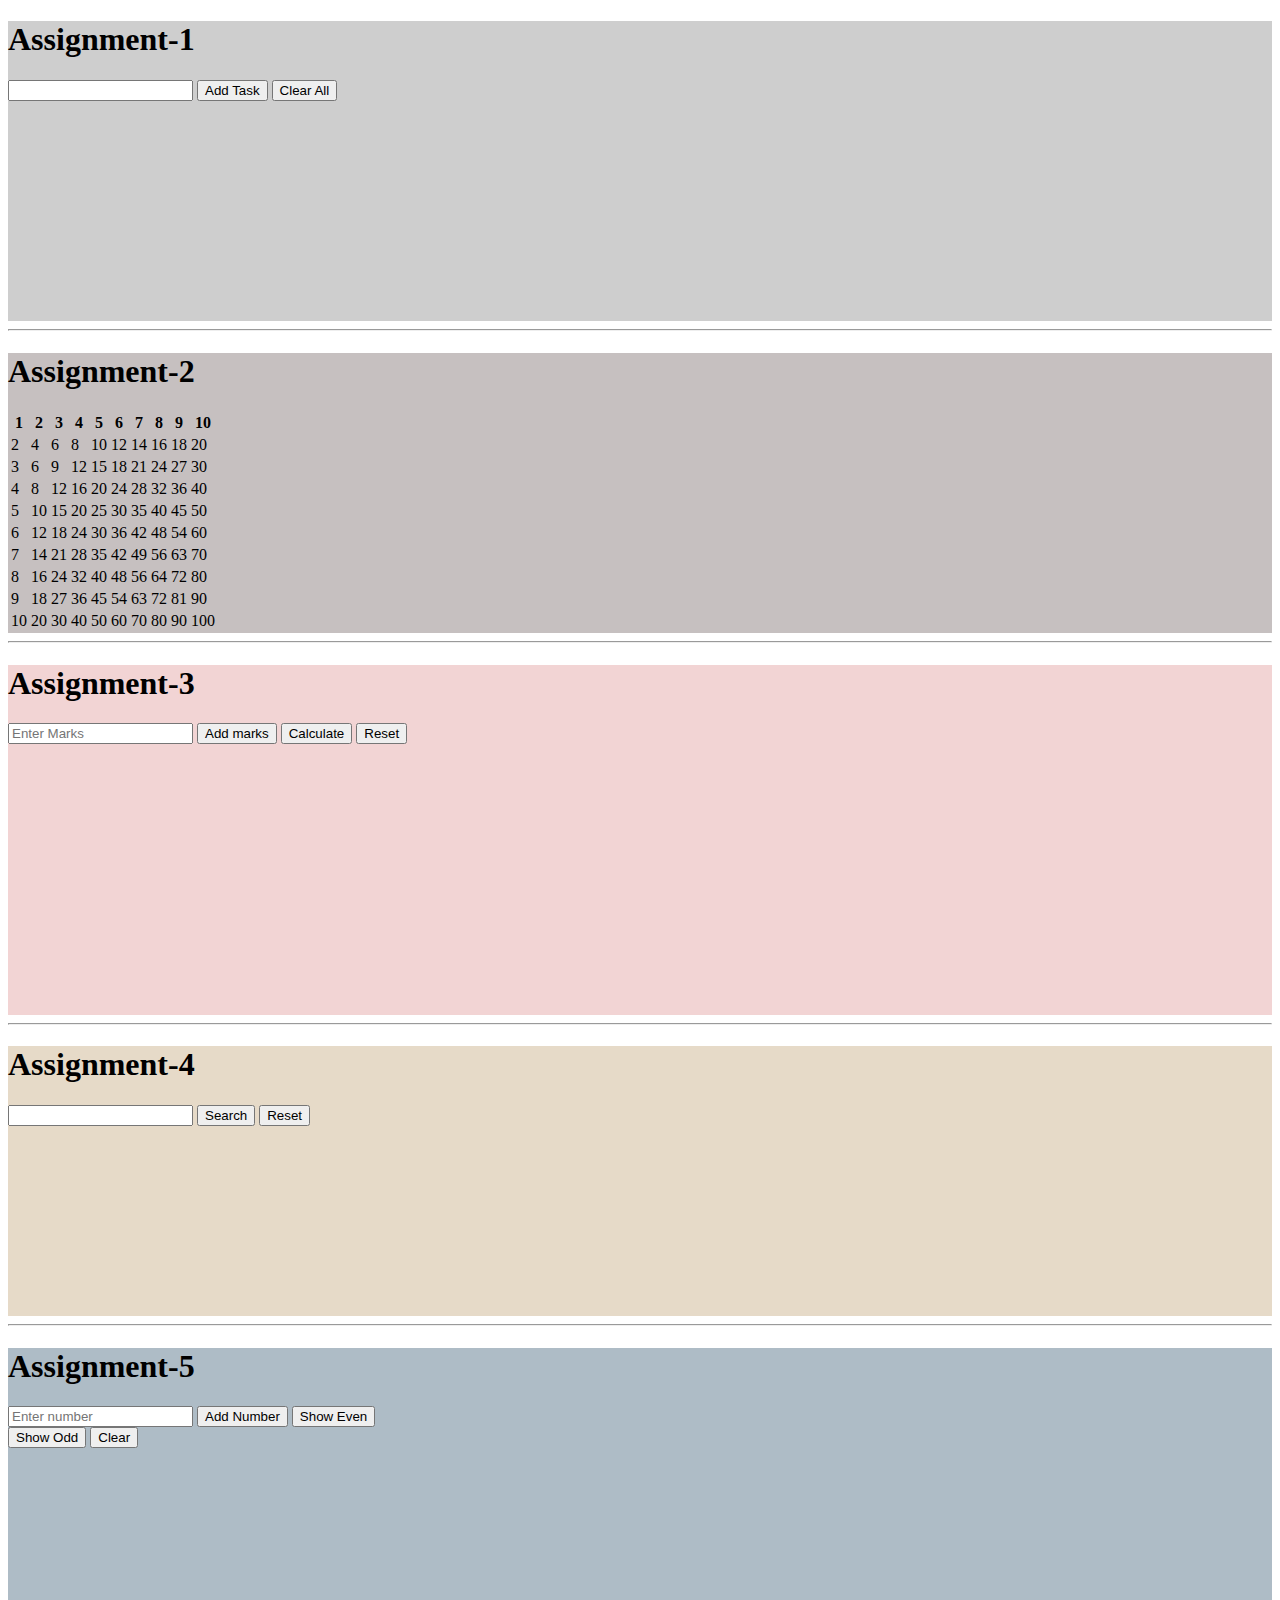
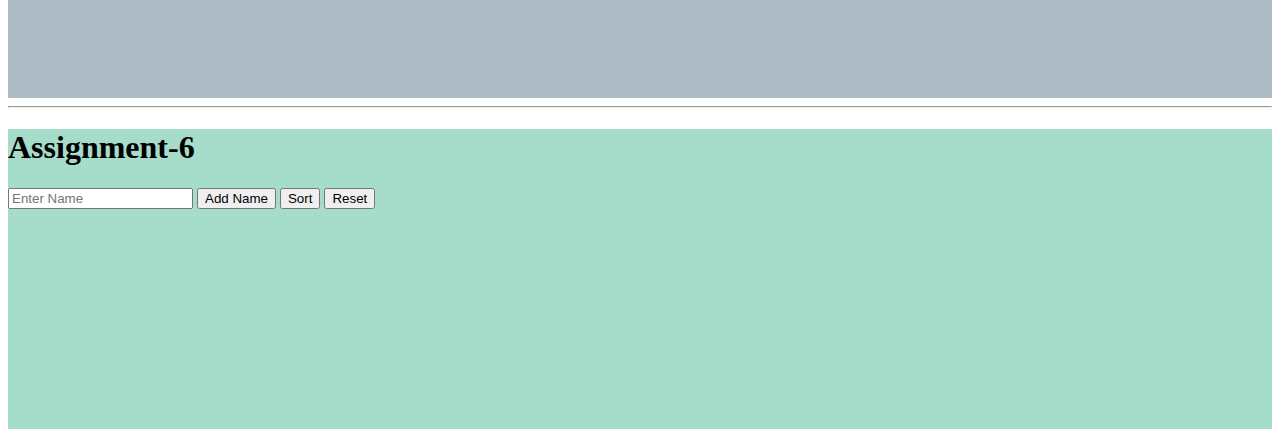
<file: Array/index.html>
<!DOCTYPE html>
<html lang="en">

<head>
    <meta charset="UTF-8">
    <meta name="viewport" content="width=device-width, initial-scale=1.0">
    <title>Array Assignments</title>
    <link rel="stylesheet" href="https://stackpath.bootstrapcdn.com/bootstrap/5.0.0-alpha1/css/bootstrap.min.css"
        integrity="sha384-r4NyP46KrjDleawBgD5tp8Y7UzmLA05oM1iAEQ17CSuDqnUK2+k9luXQOfXJCJ4I" crossorigin="anonymous">

</head>

<body>

    <div class="container mt-2 p-3 w-50" style="background-color: rgb(206, 206, 206); height:300px">
        <h1 class="text-center pt-3">Assignment-1</h1>
        <div class="container w-50">
            <input type="text" id="taskName" class="form-control mb-2 mt-4" />
            <button class="btn btn-primary mt-3 m-2" onclick="addNewTask()">Add Task</button>
            <button onclick="clearAllTasks()" class="btn btn-outline-primary mt-3 m-2">Clear All</button>
            <ul id="tasksShow"></ul>
        </div>
    </div>

    <hr>

    <!-- 2 -->
    <div class="container mt-2 p-3 text-center w-50" style="background-color: rgb(198, 192, 192);">
        <h1>Assignment-2</h1>

        <div class="container w-50 mt-4">
            <table class="table">
                <thead>
                    <tr>
                        <th scope="col">1</th>
                        <th scope="col">2</th>
                        <th scope="col">3</th>
                        <th scope="col">4</th>
                        <th scope="col">5</th>
                        <th scope="col">6</th>
                        <th scope="col">7</th>
                        <th scope="col">8</th>
                        <th scope="col">9</th>
                        <th scope="col">10</th>
                    </tr>
                </thead>
                <tbody id="createRow"></tbody>
            </table>
        </div>
    </div>

    <hr>

    <!-- 3 -->
    <div class="container mt-5 w-50" style="background-color: rgb(242, 212, 212);height:350px">
        <h1 class="text-center pt-3">Assignment-3</h1>
        <div class="container w-50">
            <input type="number" id="addmarks" class="form-control mt-5" placeholder="Enter Marks">
            <button onclick="addmarks()" class="btn btn-primary mt-4 m-1">Add marks</button>
            <button onclick="calculate()" class="btn btn-primary mt-4 m-1">Calculate</button>
            <button onclick="resetMarks()" class="btn btn-outline-primary mt-4 m-1 px-4">Reset</button>
            <div id="show" class="mt-3"></div>
        </div>
    </div>

    <hr>

    <!-- 4 -->
    <div class="container mt-5 w-50" style="background-color: rgb(230, 218, 200); height:270px">
        <h1 class="text-center pt-3">Assignment-4</h1>
        <div class="container w-50">
            <input type="text" id="searchvalue" class="form-control mt-5">
            <button class="btn btn-primary mt-4 px-4" onclick="searchBtn()">Search</button>
            <button onclick="reset()" class="btn btn-outline-primary mt-4 m-1 px-4">Reset</button>
            <div id="search" class="mt-3"></div>
        </div>
    </div>


    <hr>

    <!-- 5 -->
    <div class="container mt-5 w-50" style="background-color: rgb(174, 188, 198); height:350px">
        <h1 class="text-center pt-3">Assignment-5</h1>
        <div class="container w-50">
            <input type="text" id="filternum" class="form-control mt-5" placeholder="Enter number">

            <button class="btn btn-primary mt-4 m-2" onclick="addNum()">Add Number</button>
            <button class="btn btn-primary mt-4 m-2" onclick="showEven()">Show Even</button> <br>
            <button class="btn btn-primary mt-4 m-3" onclick="showOdd()">Show Odd</button>
            <button class="btn btn-outline-primary mt-4 px-4 m-3" onclick="clearAll()">Clear</button>

            <div id="output" class="mt-3"></div>
        </div>
    </div>

    <hr>

    <!-- 6 -->
    <div class="container w-50 mt-5" style="background-color: rgb(165, 220, 202);height:300px">
        <h1 class="text-center pt-3">Assignment-6</h1>
        <div class="container w-50">
            <input type="text" id="sorting" class="form-control mt-5" placeholder="Enter Name">
            <button class="btn btn-primary mt-4 m-2" onClick="addName()">Add Name</button>
            <button class="btn btn-primary mt-4 px-4 m-2" onClick="sortNames()">Sort</button>
            <button class="btn btn-outline-primary mt-4 px-4 m-2" onClick="resetNames()">Reset</button>
            <div id="sortNames"></div>
        </div>
    </div>


    <script src="./script.js"></script>
    <script src="https://cdn.jsdelivr.net/npm/popper.js@1.16.0/dist/umd/popper.min.js"
        integrity="sha384-Q6E9RHvbIyZFJoft+2mJbHaEWldlvI9IOYy5n3zV9zzTtmI3UksdQRVvoxMfooAo"
        crossorigin="anonymous"></script>
    <script src="https://stackpath.bootstrapcdn.com/bootstrap/5.0.0-alpha1/js/bootstrap.min.js"
        integrity="sha384-oesi62hOLfzrys4LxRF63OJCXdXDipiYWBnvTl9Y9/TRlw5xlKIEHpNyvvDShgf/"
        crossorigin="anonymous"></script>
</body>

</html>
</file>
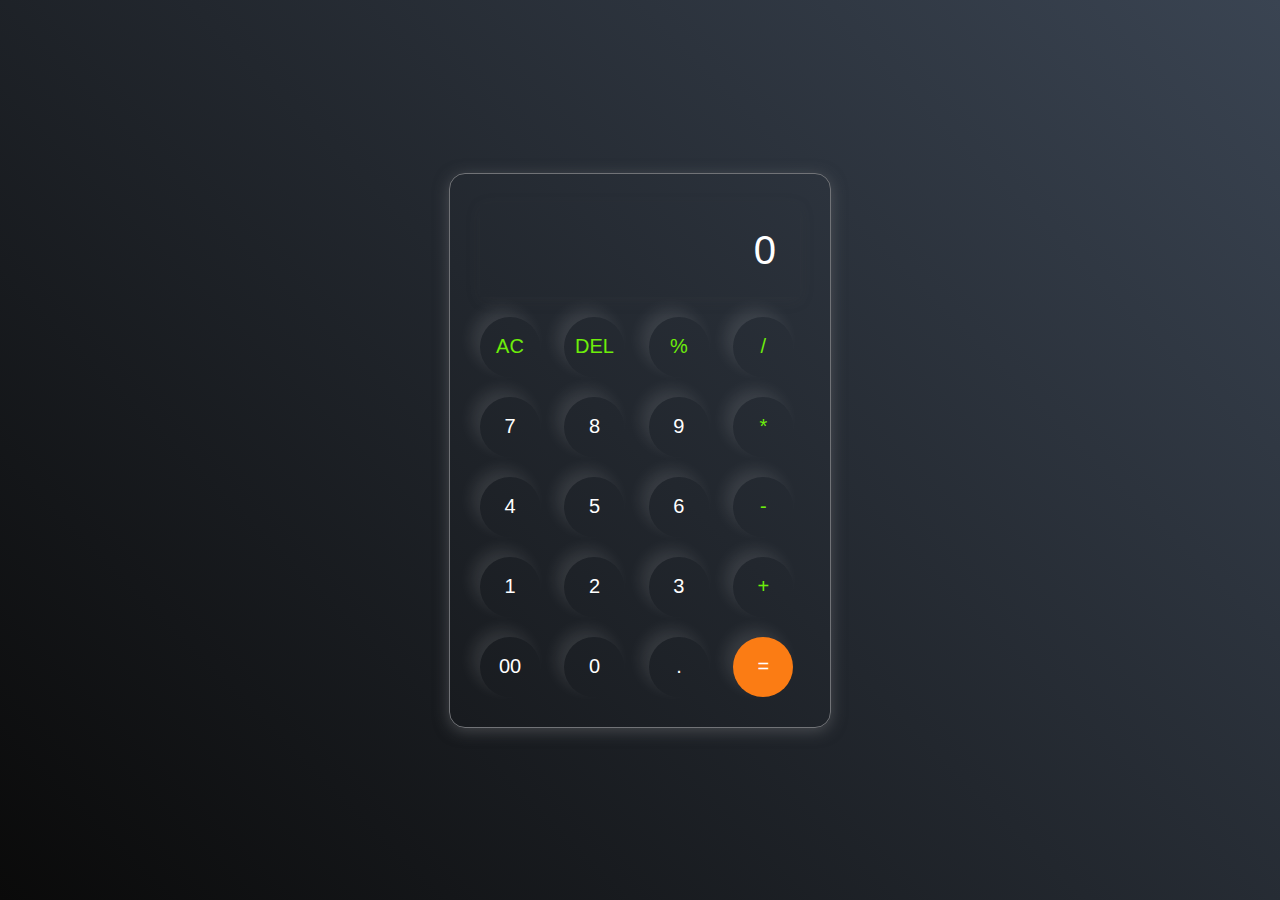
<file: Calc/index.html>
<!DOCTYPE html>
<html lang="en">
<head>
  <meta charset="UTF-8">
  <meta name="viewport" content="width=device-width, initial-scale=1.0">
  <title>Calculator</title>
  <link rel="stylesheet" href="./style.css">
</head>
<body>
  <div class="calculator">
    <input type="text" placeholder="0" id="inputBox">
    <div>
      <button class="operator">AC</button>
      <button class="operator">DEL</button>
      <button class="operator">%</button>
      <button class="operator">/</button>
    </div>
    <div>
      <button>7</button>
      <button>8</button>
      <button>9</button>
      <button class="operator">*</button>
    </div>
    <div>
      <button>4</button>
      <button>5</button>
      <button>6</button>
      <button class="operator">-</button>
    </div>
    <div>
      <button>1</button>
      <button>2</button>
      <button>3</button>
      <button class="operator">+</button>
    </div>
    <div>
      <button>00</button>
      <button>0</button>
      <button>.</button>
      <button class="equalBtn">=</button>
    </div>
  </div>
  <script src="./script.js"></script>
</body>
</html>
</file>
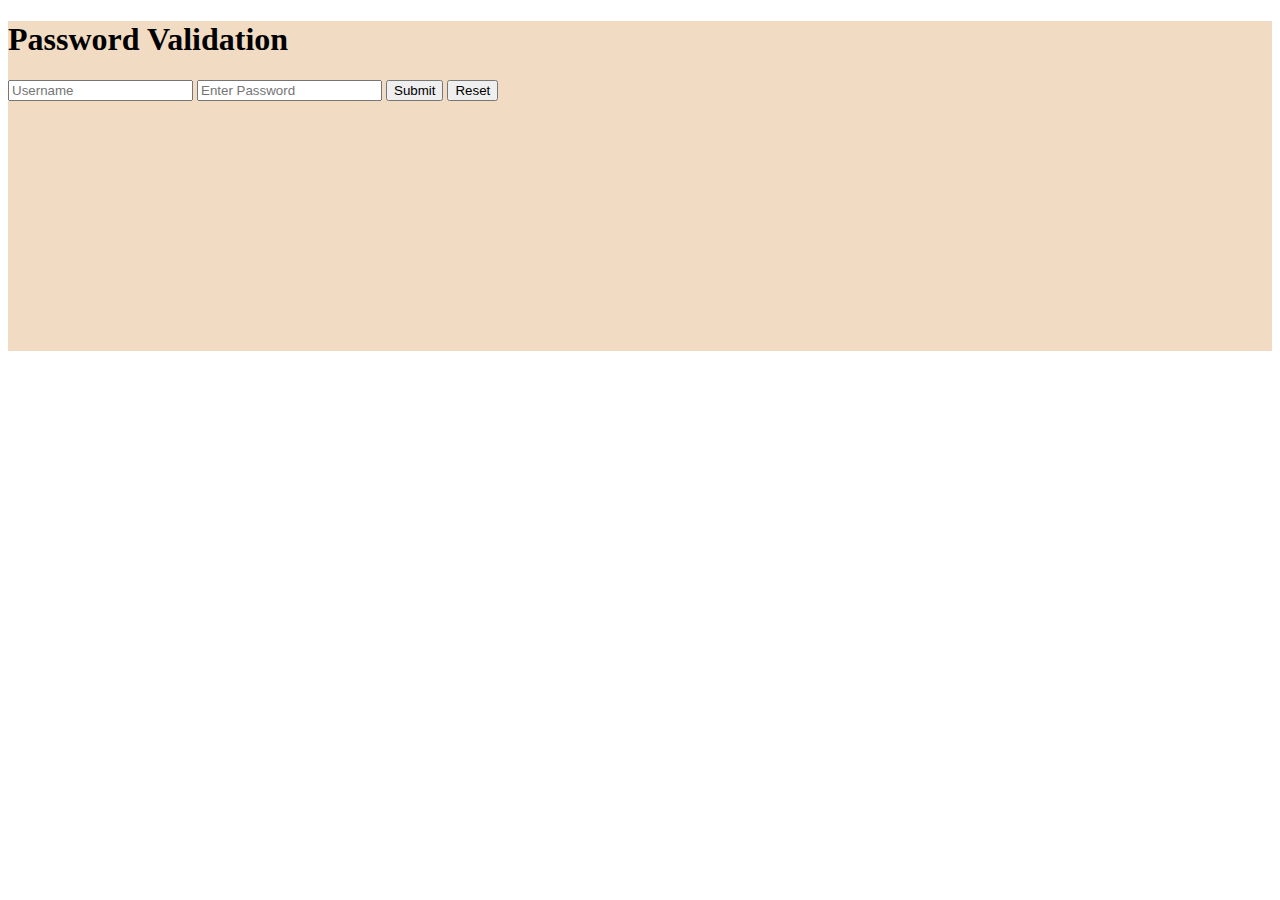
<file: Password Validation/index.html>
<!DOCTYPE html>
<html lang="en">

<head>
    <meta charset="UTF-8">
    <meta name="viewport" content="width=device-width, initial-scale=1.0">
    <title>Password Validation Assignment</title>
    <link rel="stylesheet" href="https://stackpath.bootstrapcdn.com/bootstrap/5.0.0-alpha1/css/bootstrap.min.css"
        integrity="sha384-r4NyP46KrjDleawBgD5tp8Y7UzmLA05oM1iAEQ17CSuDqnUK2+k9luXQOfXJCJ4I" crossorigin="anonymous">

</head>

<body>
    <div class="container w-50 mt-4" style="background-color: rgb(241, 220, 195); height:330px">
        <h1 class="pt-3  text-center">Password Validation</h1>
        <div class="container mt-5 w-50">
            <input type="text" id="username" class="form-control" placeholder="Username" required>
            <input type="text" id="password" class="form-control mt-3" placeholder="Enter Password" required>
            <button class="btn btn-primary mt-4 m-2 px-3" onclick="validatePassword()">Submit</button>
            <button class="btn btn-primary mt-4 m-2 px-4" onclick="reset()">Reset</button>
            <div id="pass"></div>
        </div>
    </div>


    <script src="./script.js"></script>
    <script src="https://cdn.jsdelivr.net/npm/popper.js@1.16.0/dist/umd/popper.min.js"
        integrity="sha384-Q6E9RHvbIyZFJoft+2mJbHaEWldlvI9IOYy5n3zV9zzTtmI3UksdQRVvoxMfooAo"
        crossorigin="anonymous"></script>
    <script src="https://stackpath.bootstrapcdn.com/bootstrap/5.0.0-alpha1/js/bootstrap.min.js"
        integrity="sha384-oesi62hOLfzrys4LxRF63OJCXdXDipiYWBnvTl9Y9/TRlw5xlKIEHpNyvvDShgf/"
        crossorigin="anonymous"></script>
</body>

</html>
</file>
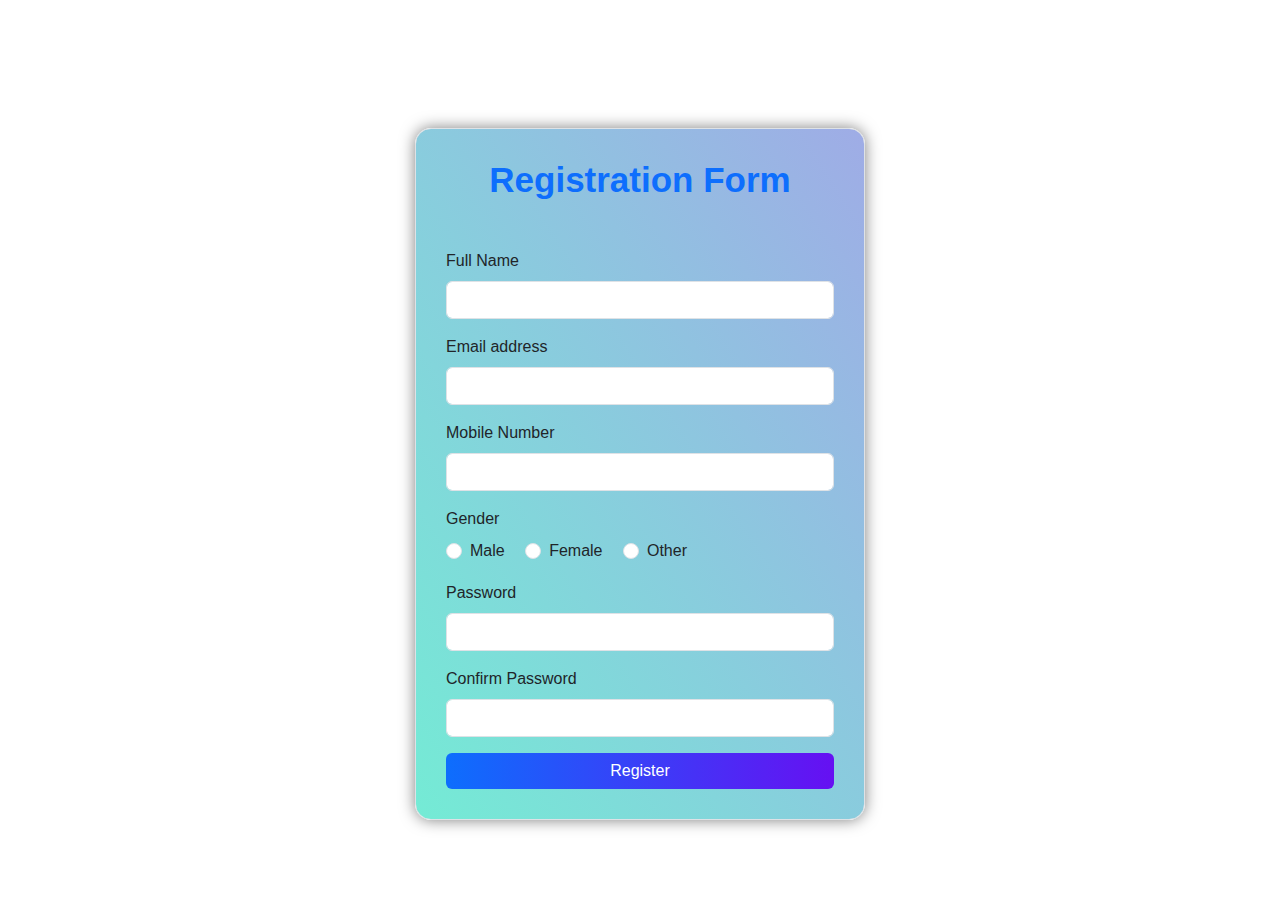
<file: Registration-Form-Validation/index.html>
<!DOCTYPE html>
<html lang="en">

<head>
  <meta charset="UTF-8" />
  <meta name="viewport" content="width=device-width, initial-scale=1.0" />
  <title>Register Form</title>

  <!-- Bootstrap CSS -->
  <link href="https://cdn.jsdelivr.net/npm/bootstrap@5.3.0/dist/css/bootstrap.min.css" rel="stylesheet" />
  <!-- Bootstrap Icons -->
  <link href="https://cdn.jsdelivr.net/npm/bootstrap-icons@1.10.5/font/bootstrap-icons.css" rel="stylesheet" />

  <style>
    body {
      min-height: 100vh;
      display: flex;
      align-items: center;
      justify-content: center;
      font-family: 'Segoe UI', sans-serif;
    }

    .valid-feedback-icon {
      color: green;
    }

    h2 {
      font-weight: 600;
      font-size: 35px;
      color: #0d6efd;
    }

    .invalid-feedback-icon {
      color: red;
    }

    .form-box {
      border: 1px solid #dee2e6;
      border-radius: 16px;
      padding: 30px;
      box-shadow: 0 0 15px rgba(0, 0, 0, 0.5);
      background: linear-gradient(to right top, #74ebd5, #9face6);
    }

    .btn-primary {
      background: linear-gradient(to right, #0d6efd, #6610f2);
      border: none;
      font-weight: 500;
    }

    .btn-primary:hover {
      background: linear-gradient(to right, #0056b3, #520dc2);
    }
  </style>
</head>

<body>
  <div class="container mt-5 d-flex justify-content-center">
    <div class="form-box w-100" style="max-width: 450px;">
      <h2 class="mb-5 text-center">Registration Form</h2>
      <form id="registerForm" novalidate>
        <!-- Full Name -->
        <div class="mb-3">
          <label class="form-label">Full Name</label>
          <input type="text" class="form-control" id="fullName" />
          <div id="nameFeedback"></div>
        </div>

        <!-- Email -->
        <div class="mb-3">
          <label class="form-label">Email address</label>
          <input type="email" class="form-control" id="email" />
          <div id="emailFeedback"></div>
        </div>

        <!-- Mobile -->
        <div class="mb-3">
          <label class="form-label">Mobile Number</label>
          <input type="text" class="form-control" id="mobile" />
          <div id="mobileFeedback"></div>
        </div>

        <!-- Gender -->
        <div class="mb-3">
          <label class="form-label">Gender</label><br />
          <div class="form-check form-check-inline">
            <input class="form-check-input" type="radio" name="gender" value="Male" />
            <label class="form-check-label">Male</label>
          </div>
          <div class="form-check form-check-inline">
            <input class="form-check-input" type="radio" name="gender" value="Female" />
            <label class="form-check-label">Female</label>
          </div>
          <div class="form-check form-check-inline">
            <input class="form-check-input" type="radio" name="gender" value="Other" />
            <label class="form-check-label">Other</label>
          </div>
          <div id="genderFeedback"></div>
        </div>

        <!-- Password -->
        <div class="mb-3">
          <label class="form-label">Password</label>
          <input type="password" class="form-control" id="password" />
          <div id="passwordFeedback"></div>
        </div>

        <!-- Confirm Password -->
        <div class="mb-3">
          <label class="form-label">Confirm Password</label>
          <input type="password" class="form-control" id="confirmPassword" />
          <div id="confirmFeedback"></div>
        </div>

        <button type="submit" class="btn btn-primary w-100">Register</button>
      </form>

      <div class="alert alert-success mt-4 d-none text-center" id="successMsg">🎉 Form submitted successfully!</div>
    </div>
  </div>

  <!-- Script -->
  <script>
    const form = document.getElementById("registerForm");

    form.addEventListener("submit", function (e) {
      e.preventDefault();

      const name = document.getElementById("fullName").value.trim();
      const email = document.getElementById("email").value.trim();
      const mobile = document.getElementById("mobile").value.trim();
      const password = document.getElementById("password").value;
      const confirmPassword = document.getElementById("confirmPassword").value;
      const gender = document.querySelector('input[name="gender"]:checked');

      const feedback = {
        name: document.getElementById("nameFeedback"),
        email: document.getElementById("emailFeedback"),
        mobile: document.getElementById("mobileFeedback"),
        gender: document.getElementById("genderFeedback"),
        password: document.getElementById("passwordFeedback"),
        confirm: document.getElementById("confirmFeedback"),
        successMsg: document.getElementById("successMsg"),
      };

      // Clear feedback messages
      Object.values(feedback).forEach(el => {
        if (el !== feedback.successMsg) el.innerHTML = "";
      });
      feedback.successMsg.classList.add("d-none");

      let isValid = true;

      const successMsg = msg => `<div class="text-success"><i class="bi bi-check-circle valid-feedback-icon"></i> ${msg}</div>`;
      const errorMsg = msg => `<div class="text-danger"><i class="bi bi-x-circle invalid-feedback-icon"></i> ${msg}</div>`;

      // Name
      if (name.length < 3) {
        feedback.name.innerHTML = errorMsg("Name must be at least 3 characters.");
        isValid = false;
      } else {
        feedback.name.innerHTML = successMsg("Valid name.");
      }

      // Email
      const emailRegex = /^[^ ]+@[^ ]+\.[a-z]{2,3}$/;
      if (!emailRegex.test(email)) {
        feedback.email.innerHTML = errorMsg("Enter a valid email address.");
        isValid = false;
      } else {
        feedback.email.innerHTML = successMsg("Valid email.");
      }

      // Mobile
      if (!/^[1-9][0-9]{9}$/.test(mobile)) {
        feedback.mobile.innerHTML = errorMsg("Enter valid 10-digit mobile number (not starting with 0).");
        isValid = false;
      } else {
        feedback.mobile.innerHTML = successMsg("Valid mobile number.");
      }

      // Gender
      if (!gender) {
        feedback.gender.innerHTML = errorMsg("Please select a gender.");
        isValid = false;
      } else {
        feedback.gender.innerHTML = successMsg("Gender selected.");
      }

      // Password
      let passErrors = [];
      if (password.length < 6) passErrors.push("Min 6 characters.");
      if (!/[A-Z]/.test(password)) passErrors.push("At least 1 uppercase letter.");
      if (/[0-9]/.test(password)) passErrors.push("No numbers allowed.");
      if (passErrors.length > 0) {
        feedback.password.innerHTML = errorMsg(passErrors.join("<br>"));
        isValid = false;
      } else {
        feedback.password.innerHTML = successMsg("Strong password.");
      }

      // Confirm password
      if (confirmPassword !== password || confirmPassword === "") {
        feedback.confirm.innerHTML = errorMsg("Passwords do not match.");
        isValid = false;
      } else {
        feedback.confirm.innerHTML = successMsg("Passwords match.");
      }

      // Show success
      if (isValid) {
        feedback.successMsg.classList.remove("d-none");
        setTimeout(() => {
          form.reset();
          Object.values(feedback).forEach(el => {
            if (el !== feedback.successMsg) el.innerHTML = "";
          });
        });

      }
    });
  </script> 
</body>

</html>
</file>
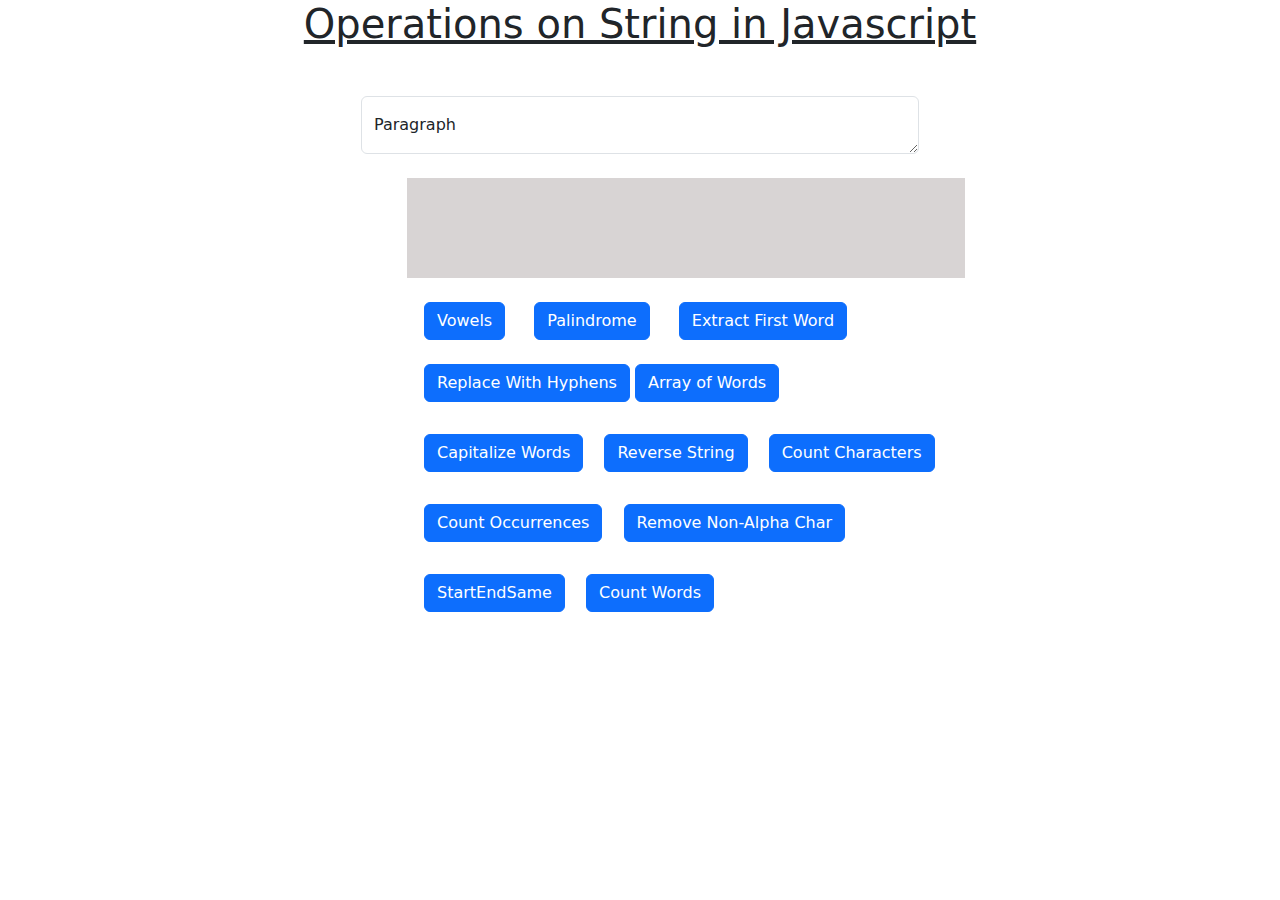
<file: STRING/index.html>
<!DOCTYPE html>
<html lang="en">

<head>
    <meta charset="UTF-8">
    <meta name="viewport" content="width=device-width, initial-scale=1.0">
    <title>String JS</title>
    <link rel="stylesheet" href="https://cdnjs.cloudflare.com/ajax/libs/font-awesome/6.7.2/css/all.min.css"
        integrity="sha512-Evv84Mr4kqVGRNSgIGL/F/aIDqQb7xQ2vcrdIwxfjThSH8CSR7PBEakCr51Ck+w+/U6swU2Im1vVX0SVk9ABhg=="
        crossorigin="anonymous" referrerpolicy="no-referrer" />
    <link href="https://cdn.jsdelivr.net/npm/bootstrap@5.1.3/dist/css/bootstrap.min.css" rel="stylesheet">
    <link rel="stylesheet" href="./style.css">

</head>

<body>
    <h1 class="text-center text-decoration-underline">Operations on String in Javascript</h1>

    <div class="container mt-5">
        <div class="form-floating w-50 m-auto">
            <textarea class="form-control" placeholder="Leave a comment here" id="inputPara"></textarea>
            <label for="inputPara">Paragraph</label>
        </div>

        <div class="mt-4 p-4 w-50 customResult" id="result" style="margin-left: 325px;"></div>

        <div class="container w-50 mt-3" style="margin-left: 330px;">
            <button onclick="Vowels()" class="btn btn-primary my-2 me-4">Vowels</button>
            <button onclick="checkPalindrome()" class="btn btn-primary my-2 me-4">Palindrome</button>
            <button onclick="ExtractWord()" class="btn btn-primary my-2 me-4">Extract First Word</button>
            <button onclick="replacewithhyphen()" class="btn btn-primary my-2">Replace With Hyphens</button>
            <button onclick="splitIntoWords()" class="btn btn-primary my-3 me-3">Array of Words</button>
            <button onclick="capitalizeWords()" class="btn btn-primary my-3 me-3">Capitalize Words</button>
            <button onclick="reverseString()" class="btn btn-primary my-3 me-3">Reverse String</button>
            <button onclick="countCharacters()" class="btn btn-primary my-3">Count Characters</button>
            <button onclick="countOccurrences()" class="btn btn-primary my-3 me-3">Count Occurrences</button>
            <button onclick="removeNonAlphanumeric()" class="btn btn-primary my-3 me-3">Remove Non-Alpha Char</button>
            <button onclick="startsAndEndSame()" class="btn btn-primary my-3 me-3">StartEndSame</button>
            <button onclick="countWords()" class="btn btn-primary my-3">Count Words</button>

        </div>
    </div>

    <script src="./script.js"></script>

    <script src="https://cdn.jsdelivr.net/npm/bootstrap@5.1.3/dist/js/bootstrap.bundle.min.js"></script>
</body>

</html>
</file>
<file: Calc/style.css>
* {
    margin: 0;
    padding: 0;
    box-sizing: border-box;
    font-family: sans-serif;
}

body{
    width: 100%;
    height: 100vh;
    display: flex;
    justify-content: center; /*Horizotally Align*/
    align-items: center; /*Vertically Align*/
    background: linear-gradient(45deg, #0a0a0a, #3a4452);
}

.calculator {
    border: 1px solid #717377;
    padding: 20px;
    border-radius: 16px;
    background: transparent;
    box-shadow: 0px 3px 15px rgba(113,115,119,0.5);
}

input {
    width: 320px;
    border: none;
    padding: 24px;
    margin: 10px;
    background: transparent;
    box-shadow: 0px 3px 15px rgba(84,84,84,0.1);
    font-size: 40px;
    text-align: right;
    cursor: pointer;
    color: white;
}

input::placeholder {
    color: white;
}

button {
    border: none;
    width: 60px;
    height: 60px;
    margin: 10px;
    border-radius: 50%;
    background: transparent;
    color: white;
    font-size: 20px;
    box-shadow: -8px -8px 15px rgba(255, 255, 255, 0.1);
    cursor: pointer;
}
.equalBtn{
    background-color: #fb7c14;
}
.operator {
    color: #6dee0a;
}
</file>
<file: STRING/style.css>
.customResult {
    background-color: rgb(216, 212, 212);
    height: 100px;
    /* font-size: 30px; */
}
</file>
